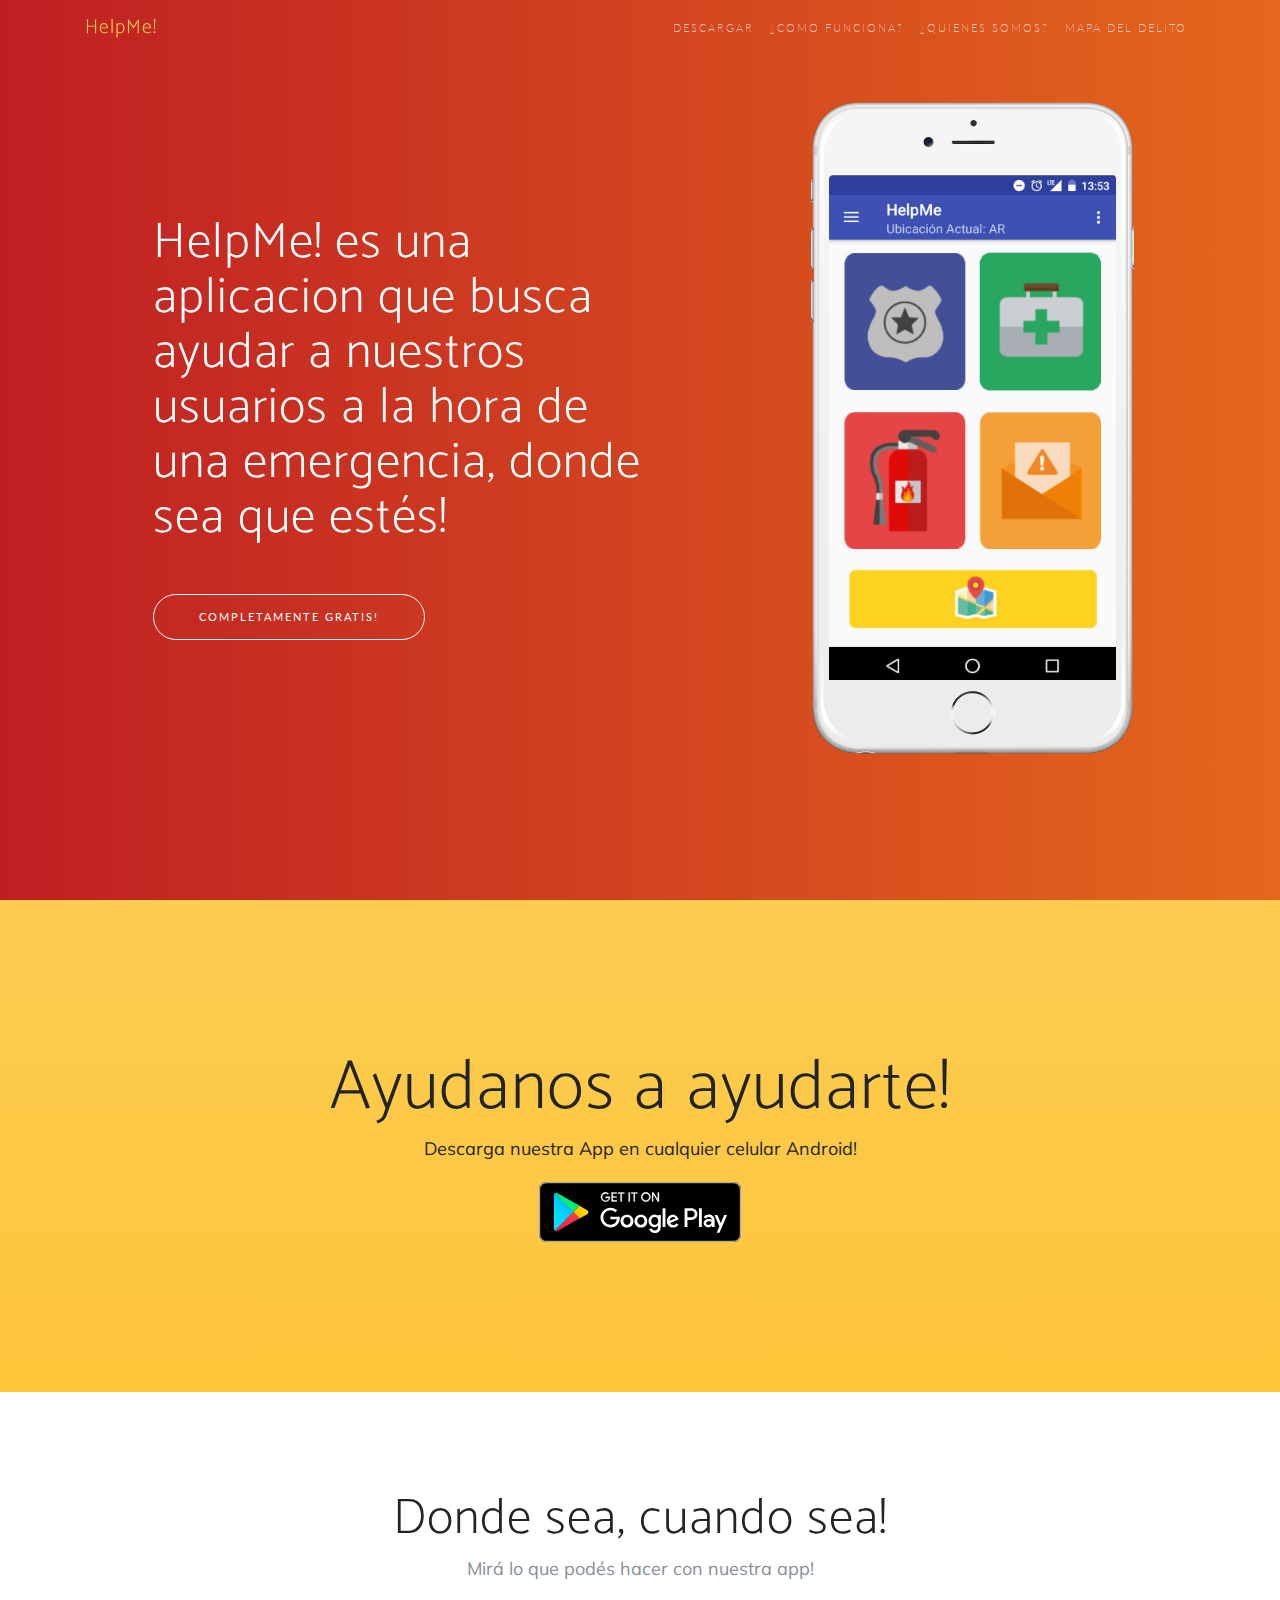
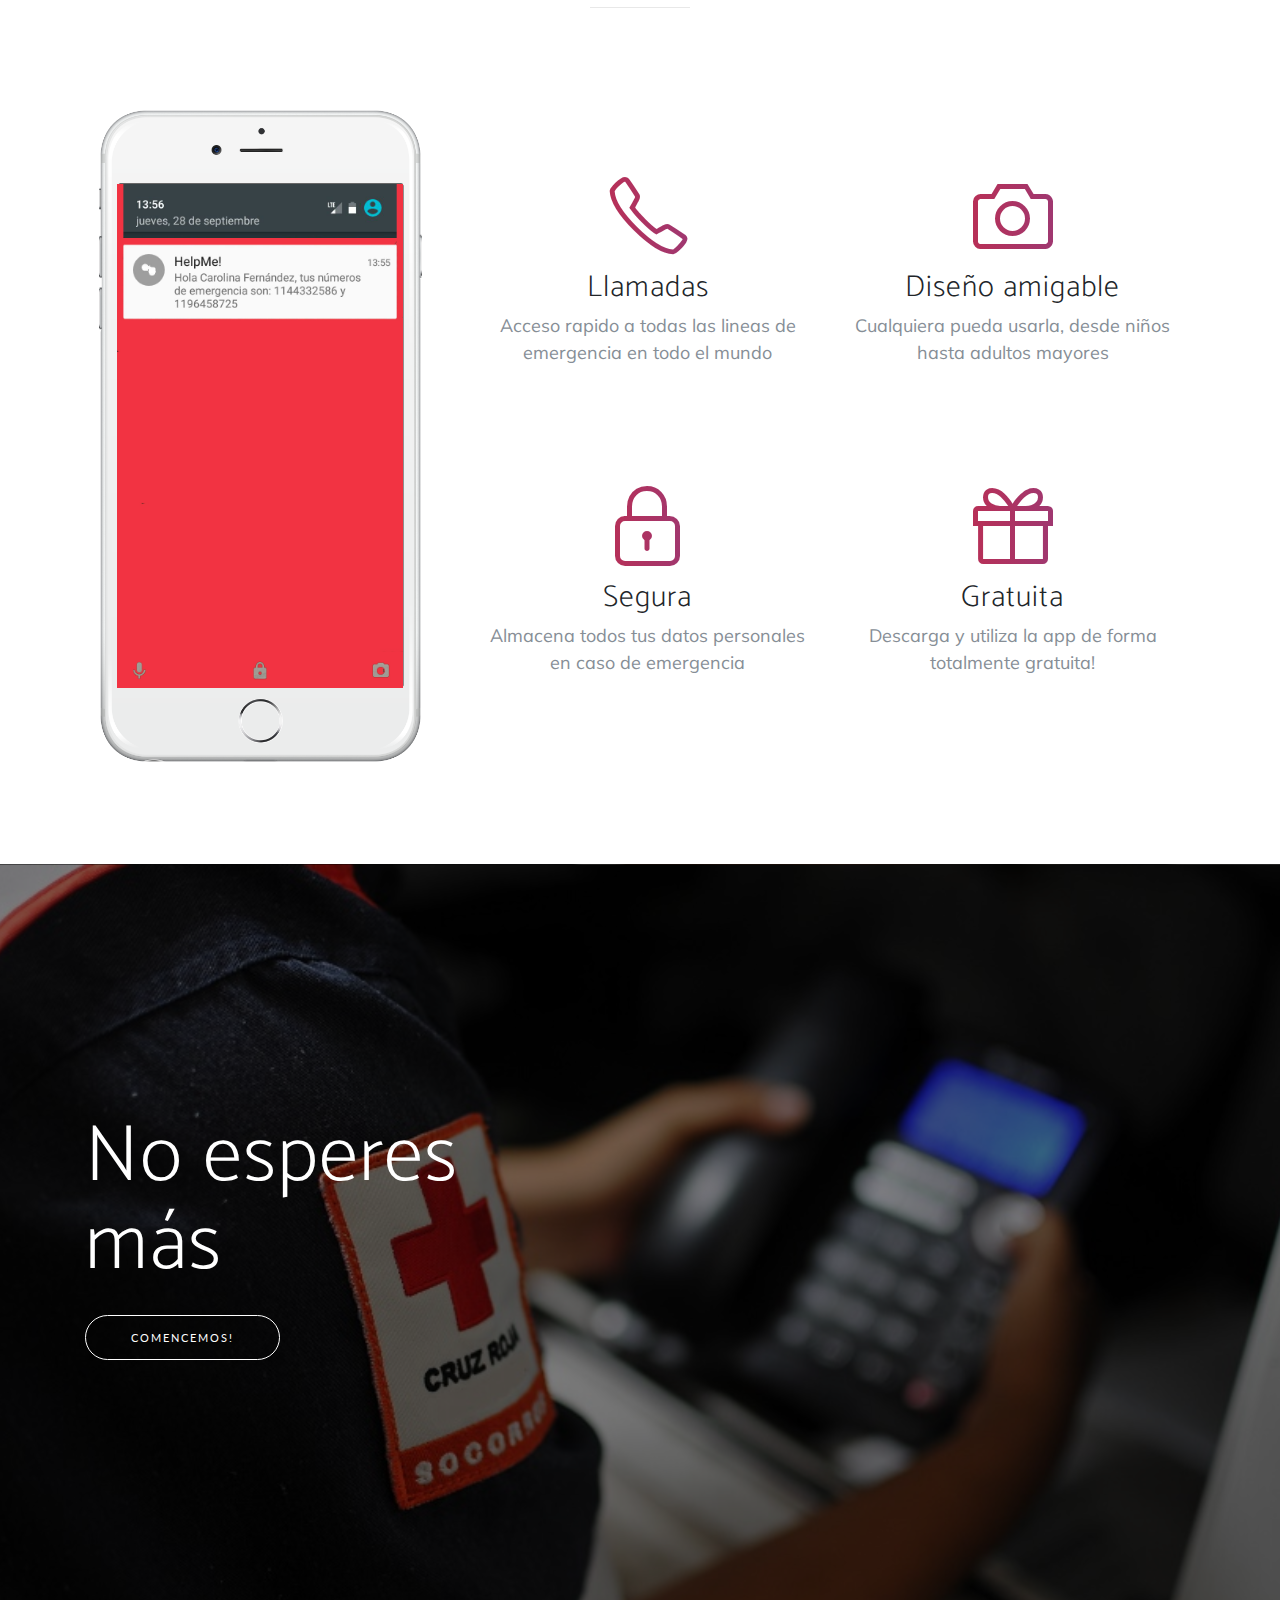
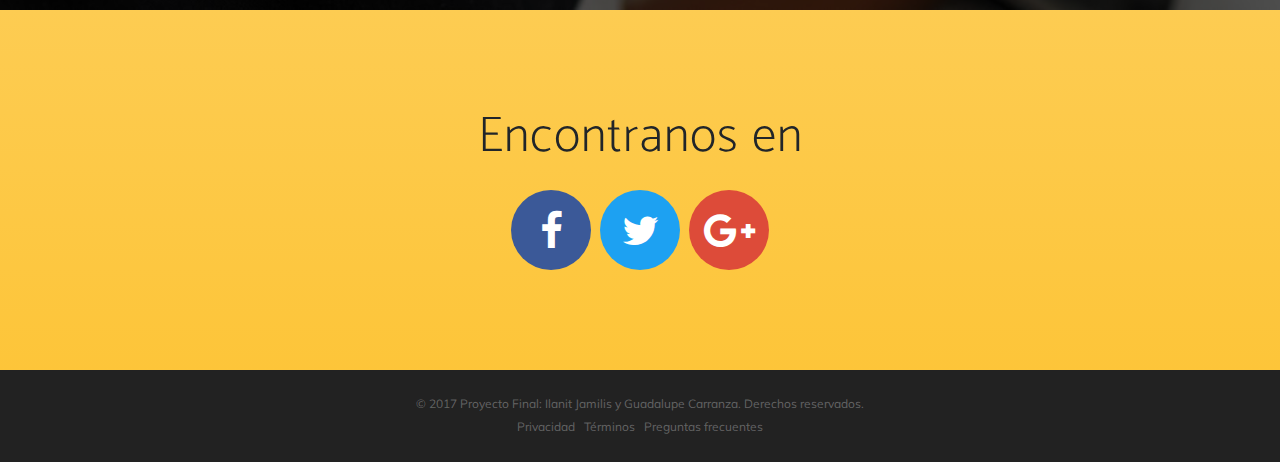
<file: helpme/index.html>
<!DOCTYPE html>
<html lang="en">

  <head>

    <meta charset="utf-8">
    <meta name="viewport" content="width=device-width, initial-scale=1, shrink-to-fit=no">
    <meta name="description" content="">
    <meta name="author" content="">

    <title>HelpMe!</title>
	<link rel="shortcut icon" href="img/logo.png"/>

    <!-- Bootstrap core CSS -->
    <link href="vendor/bootstrap/css/bootstrap.min.css" rel="stylesheet">

    <!-- Custom fonts for this template -->
    <link rel="stylesheet" href="vendor/font-awesome/css/font-awesome.min.css">
    <link rel="stylesheet" href="vendor/simple-line-icons/css/simple-line-icons.css">
    <link href="https://fonts.googleapis.com/css?family=Lato" rel="stylesheet">
    <link href="https://fonts.googleapis.com/css?family=Catamaran:100,200,300,400,500,600,700,800,900" rel="stylesheet">
    <link href="https://fonts.googleapis.com/css?family=Muli" rel="stylesheet">

    <!-- Plugin CSS -->
    <link rel="stylesheet" href="device-mockups/device-mockups.min.css">

    <!-- Custom styles for this template -->
    <link href="css/new-age.min.css" rel="stylesheet">

  </head>

  <body id="page-top">
  
  <script>
	
	/*$(document).ready(function() { 

     var dlg = $('#divMapa').dialog({
        title: 'Mapa del Delito',
        resizable: true,
        autoOpen:false,
        modal: true,
        hide: 'fade',
        width:350,
        height:275
     });


     $('#mapa').click(function(e) {
         e.preventDefault();
         dlg.load('mapaDelDelito.php', function(){
             dlg.dialog('open');
         });
      }); 
	  
	});*/
	
	</script>

    <!-- Navigation -->
    <nav class="navbar navbar-expand-lg navbar-light fixed-top" id="mainNav">
      <div class="container">
        <a class="navbar-brand js-scroll-trigger" href="#inicio">HelpMe!</a>
        <button class="navbar-toggler navbar-toggler-right" type="button" data-toggle="collapse" data-target="#navbarResponsive" aria-controls="navbarResponsive" aria-expanded="false" aria-label="Toggle navigation">
          Menu
          <i class="fa fa-bars"></i>
        </button>
        <div class="collapse navbar-collapse" id="navbarResponsive">
          <ul class="navbar-nav ml-auto">
            <li class="nav-item">
              <a class="nav-link js-scroll-trigger" href="#download">Descargar</a>
            </li>
            <li class="nav-item">
              <a class="nav-link js-scroll-trigger" href="#features">¿Como Funciona?</a>
            </li>
            <li class="nav-item">
              <a class="nav-link js-scroll-trigger" href="#contact">¿Quienes Somos?</a>
            </li>
			<li class="nav-item">
              <a class="nav-link js-scroll-trigger" target="_blank" href="mapaDelDelito.php" id="mapa">Mapa del Delito</a>
            </li>
          </ul>
        </div>
      </div>
    </nav>
	
	<div id="divMapa"></div>

    <header class="masthead">
	<section id="inicio">
      <div class="container h-100">
        <div class="row h-100">
          <div class="col-lg-7 my-auto">
            <div class="header-content mx-auto">
              <h1 class="mb-5">HelpMe! es una aplicacion que busca ayudar a nuestros usuarios a la hora de una emergencia, donde sea que estés! </h1>
              <a href="#download" class="btn btn-outline btn-xl js-scroll-trigger">Completamente GRATIS!</a>
            </div>
          </div>
          <div class="col-lg-5 my-auto">
            <div class="device-container">
              <div class="device-mockup iphone6_plus portrait white">
                <div class="device">
                  <div class="screen">
                    <!-- Demo image for screen mockup, you can put an image here, some HTML, an animation, video, or anything else! -->
                    <img src="img/principal.jpeg" class="img-fluid" alt="">
                  </div>
                  <!--<div class="button">-->
                    <!-- You can hook the "home button" to some JavaScript events or just remove it -->
                  <!--</div>-->
                </div>
              </div>
            </div>
          </div>
        </div>
      </div>
	  </section>
    </header>

    <section class="download bg-primary text-center" id="download">
      <div class="container">
        <div class="row">
          <div class="col-md-8 mx-auto">
            <h2 class="section-heading">Ayudanos a ayudarte!</h2>
            <p>Descarga nuestra App en cualquier celular Android!</p>
            <div class="badges">
              <a class="badge-link" <!--href="#"--><img src="img/google-play-badge.svg" alt=""></a>
            </div>
          </div>
        </div>
      </div>
    </section>

    <section class="features" id="features">
      <div class="container">
        <div class="section-heading text-center">
          <h2>Donde sea, cuando sea!</h2>
          <p class="text-muted">Mirá lo que podés hacer con nuestra app!</p>
          <hr>
        </div>
        <div class="row">
          <div class="col-lg-4 my-auto">
            <div class="device-container">
              <div class="device-mockup iphone6_plus portrait white">
                <div class="device">
                  <div class="screen">
                    <!-- Demo image for screen mockup, you can put an image here, some HTML, an animation, video, or anything else! -->
                    <img src="img/notificacion.jpeg" class="img-fluid" alt="">
                  </div>
                  <!--<div class="button">-->
                    <!-- You can hook the "home button" to some JavaScript events or just remove it -->
                  <!--</div>-->
                </div>
              </div>
            </div>
          </div>
          <div class="col-lg-8 my-auto">
            <div class="container-fluid">
              <div class="row">
                <div class="col-lg-6">
                  <div class="feature-item">
                    <i class="icon-phone text-primary"></i>
                    <h3>Llamadas</h3>
                    <p class="text-muted">Acceso rapido a todas las lineas de emergencia en todo el mundo</p>
                  </div>
                </div>
                <div class="col-lg-6">
                  <div class="feature-item">
                    <i class="icon-camera text-primary"></i>
                    <h3>Diseño amigable</h3>
                    <p class="text-muted">Cualquiera pueda usarla, desde niños hasta adultos mayores</p>
                  </div>
                </div>
              </div>
              <div class="row">
                <div class="col-lg-6">
                  <div class="feature-item">
                    <i class="icon-lock text-primary"></i>
                    <h3>Segura</h3>
                    <p class="text-muted">Almacena todos tus datos personales en caso de emergencia</p>
                  </div>
                </div>
				<div class="col-lg-6">
                  <div class="feature-item">
                    <i class="icon-present text-primary"></i>
                    <h3>Gratuita</h3>
                    <p class="text-muted">Descarga y utiliza la app de forma totalmente gratuita!</p>
                  </div>
                </div>
              </div>
            </div>
          </div>
        </div>
      </div>
    </section>

    <section class="cta">
      <div class="cta-content">
        <div class="container">
          <h2>No esperes más<br></h2>
          <a href="#contact" class="btn btn-outline btn-xl js-scroll-trigger">Comencemos!</a>
        </div>
      </div>
      <div class="overlay"></div>
    </section>

    <section class="contact bg-primary" id="contact">
      <div class="container">
        <h2>Encontranos en </h2>
        <ul class="list-inline list-social">
          <li class="list-inline-item social-facebook">
            <a target="_blank" href="https://www.facebook.com/HelpMeEmergency/">
              <i class="fa fa-facebook"></i>
            </a>
          </li>
		  <li class="list-inline-item social-twitter">
            <a href="#">
              <i class="fa fa-twitter"></i>
            </a>
          </li>
          <li class="list-inline-item social-google-plus">
            <a href="#">
              <i class="fa fa-google-plus"></i>
            </a>
          </li>
        </ul>
      </div>
    </section>

    <footer>
      <div class="container">
        <p>&copy; 2017 Proyecto Final: Ilanit Jamilis y Guadalupe Carranza. Derechos reservados.</p>
        <ul class="list-inline">
          <li class="list-inline-item">
            <a <!--href="#"-->Privacidad</a>
          </li>
          <li class="list-inline-item">
            <a <!--href="#"-->Términos</a>
          </li>
          <li class="list-inline-item">
            <a <!--href="#"-->Preguntas frecuentes</a>
          </li>
        </ul>
      </div>
    </footer>

    <!-- Bootstrap core JavaScript -->
    <script src="vendor/jquery/jquery.min.js"></script>
    <script src="vendor/popper/popper.min.js"></script>
    <script src="vendor/bootstrap/js/bootstrap.min.js"></script>

    <!-- Plugin JavaScript -->
    <script src="vendor/jquery-easing/jquery.easing.min.js"></script>

    <!-- Custom scripts for this template -->
    <script src="js/new-age.min.js"></script>

  </body>

</html>
</file>
<file: helpme/vendor/simple-line-icons/css/simple-line-icons.css>
@font-face {
  font-family: 'simple-line-icons';
  src: url('../fonts/Simple-Line-Icons.eot?v=2.4.0');
  src: url('../fonts/Simple-Line-Icons.eot?v=2.4.0#iefix') format('embedded-opentype'), url('../fonts/Simple-Line-Icons.woff2?v=2.4.0') format('woff2'), url('../fonts/Simple-Line-Icons.ttf?v=2.4.0') format('truetype'), url('../fonts/Simple-Line-Icons.woff?v=2.4.0') format('woff'), url('../fonts/Simple-Line-Icons.svg?v=2.4.0#simple-line-icons') format('svg');
  font-weight: normal;
  font-style: normal;
}
/*
 Use the following CSS code if you want to have a class per icon.
 Instead of a list of all class selectors, you can use the generic [class*="icon-"] selector, but it's slower:
*/
.icon-user,
.icon-people,
.icon-user-female,
.icon-user-follow,
.icon-user-following,
.icon-user-unfollow,
.icon-login,
.icon-logout,
.icon-emotsmile,
.icon-phone,
.icon-call-end,
.icon-call-in,
.icon-call-out,
.icon-map,
.icon-location-pin,
.icon-direction,
.icon-directions,
.icon-compass,
.icon-layers,
.icon-menu,
.icon-list,
.icon-options-vertical,
.icon-options,
.icon-arrow-down,
.icon-arrow-left,
.icon-arrow-right,
.icon-arrow-up,
.icon-arrow-up-circle,
.icon-arrow-left-circle,
.icon-arrow-right-circle,
.icon-arrow-down-circle,
.icon-check,
.icon-clock,
.icon-plus,
.icon-minus,
.icon-close,
.icon-event,
.icon-exclamation,
.icon-organization,
.icon-trophy,
.icon-screen-smartphone,
.icon-screen-desktop,
.icon-plane,
.icon-notebook,
.icon-mustache,
.icon-mouse,
.icon-magnet,
.icon-energy,
.icon-disc,
.icon-cursor,
.icon-cursor-move,
.icon-crop,
.icon-chemistry,
.icon-speedometer,
.icon-shield,
.icon-screen-tablet,
.icon-magic-wand,
.icon-hourglass,
.icon-graduation,
.icon-ghost,
.icon-game-controller,
.icon-fire,
.icon-eyeglass,
.icon-envelope-open,
.icon-envelope-letter,
.icon-bell,
.icon-badge,
.icon-anchor,
.icon-wallet,
.icon-vector,
.icon-speech,
.icon-puzzle,
.icon-printer,
.icon-present,
.icon-playlist,
.icon-pin,
.icon-picture,
.icon-handbag,
.icon-globe-alt,
.icon-globe,
.icon-folder-alt,
.icon-folder,
.icon-film,
.icon-feed,
.icon-drop,
.icon-drawer,
.icon-docs,
.icon-doc,
.icon-diamond,
.icon-cup,
.icon-calculator,
.icon-bubbles,
.icon-briefcase,
.icon-book-open,
.icon-basket-loaded,
.icon-basket,
.icon-bag,
.icon-action-undo,
.icon-action-redo,
.icon-wrench,
.icon-umbrella,
.icon-trash,
.icon-tag,
.icon-support,
.icon-frame,
.icon-size-fullscreen,
.icon-size-actual,
.icon-shuffle,
.icon-share-alt,
.icon-share,
.icon-rocket,
.icon-question,
.icon-pie-chart,
.icon-pencil,
.icon-note,
.icon-loop,
.icon-home,
.icon-grid,
.icon-graph,
.icon-microphone,
.icon-music-tone-alt,
.icon-music-tone,
.icon-earphones-alt,
.icon-earphones,
.icon-equalizer,
.icon-like,
.icon-dislike,
.icon-control-start,
.icon-control-rewind,
.icon-control-play,
.icon-control-pause,
.icon-control-forward,
.icon-control-end,
.icon-volume-1,
.icon-volume-2,
.icon-volume-off,
.icon-calendar,
.icon-bulb,
.icon-chart,
.icon-ban,
.icon-bubble,
.icon-camrecorder,
.icon-camera,
.icon-cloud-download,
.icon-cloud-upload,
.icon-envelope,
.icon-eye,
.icon-flag,
.icon-heart,
.icon-info,
.icon-key,
.icon-link,
.icon-lock,
.icon-lock-open,
.icon-magnifier,
.icon-magnifier-add,
.icon-magnifier-remove,
.icon-paper-clip,
.icon-paper-plane,
.icon-power,
.icon-refresh,
.icon-reload,
.icon-settings,
.icon-star,
.icon-symbol-female,
.icon-symbol-male,
.icon-target,
.icon-credit-card,
.icon-paypal,
.icon-social-tumblr,
.icon-social-twitter,
.icon-social-facebook,
.icon-social-instagram,
.icon-social-linkedin,
.icon-social-pinterest,
.icon-social-github,
.icon-social-google,
.icon-social-reddit,
.icon-social-skype,
.icon-social-dribbble,
.icon-social-behance,
.icon-social-foursqare,
.icon-social-soundcloud,
.icon-social-spotify,
.icon-social-stumbleupon,
.icon-social-youtube,
.icon-social-dropbox,
.icon-social-vkontakte,
.icon-social-steam {
  font-family: 'simple-line-icons';
  speak: none;
  font-style: normal;
  font-weight: normal;
  font-variant: normal;
  text-transform: none;
  line-height: 1;
  /* Better Font Rendering =========== */
  -webkit-font-smoothing: antialiased;
  -moz-osx-font-smoothing: grayscale;
}
.icon-user:before {
  content: "\e005";
}
.icon-people:before {
  content: "\e001";
}
.icon-user-female:before {
  content: "\e000";
}
.icon-user-follow:before {
  content: "\e002";
}
.icon-user-following:before {
  content: "\e003";
}
.icon-user-unfollow:before {
  content: "\e004";
}
.icon-login:before {
  content: "\e066";
}
.icon-logout:before {
  content: "\e065";
}
.icon-emotsmile:before {
  content: "\e021";
}
.icon-phone:before {
  content: "\e600";
}
.icon-call-end:before {
  content: "\e048";
}
.icon-call-in:before {
  content: "\e047";
}
.icon-call-out:before {
  content: "\e046";
}
.icon-map:before {
  content: "\e033";
}
.icon-location-pin:before {
  content: "\e096";
}
.icon-direction:before {
  content: "\e042";
}
.icon-directions:before {
  content: "\e041";
}
.icon-compass:before {
  content: "\e045";
}
.icon-layers:before {
  content: "\e034";
}
.icon-menu:before {
  content: "\e601";
}
.icon-list:before {
  content: "\e067";
}
.icon-options-vertical:before {
  content: "\e602";
}
.icon-options:before {
  content: "\e603";
}
.icon-arrow-down:before {
  content: "\e604";
}
.icon-arrow-left:before {
  content: "\e605";
}
.icon-arrow-right:before {
  content: "\e606";
}
.icon-arrow-up:before {
  content: "\e607";
}
.icon-arrow-up-circle:before {
  content: "\e078";
}
.icon-arrow-left-circle:before {
  content: "\e07a";
}
.icon-arrow-right-circle:before {
  content: "\e079";
}
.icon-arrow-down-circle:before {
  content: "\e07b";
}
.icon-check:before {
  content: "\e080";
}
.icon-clock:before {
  content: "\e081";
}
.icon-plus:before {
  content: "\e095";
}
.icon-minus:before {
  content: "\e615";
}
.icon-close:before {
  content: "\e082";
}
.icon-event:before {
  content: "\e619";
}
.icon-exclamation:before {
  content: "\e617";
}
.icon-organization:before {
  content: "\e616";
}
.icon-trophy:before {
  content: "\e006";
}
.icon-screen-smartphone:before {
  content: "\e010";
}
.icon-screen-desktop:before {
  content: "\e011";
}
.icon-plane:before {
  content: "\e012";
}
.icon-notebook:before {
  content: "\e013";
}
.icon-mustache:before {
  content: "\e014";
}
.icon-mouse:before {
  content: "\e015";
}
.icon-magnet:before {
  content: "\e016";
}
.icon-energy:before {
  content: "\e020";
}
.icon-disc:before {
  content: "\e022";
}
.icon-cursor:before {
  content: "\e06e";
}
.icon-cursor-move:before {
  content: "\e023";
}
.icon-crop:before {
  content: "\e024";
}
.icon-chemistry:before {
  content: "\e026";
}
.icon-speedometer:before {
  content: "\e007";
}
.icon-shield:before {
  content: "\e00e";
}
.icon-screen-tablet:before {
  content: "\e00f";
}
.icon-magic-wand:before {
  content: "\e017";
}
.icon-hourglass:before {
  content: "\e018";
}
.icon-graduation:before {
  content: "\e019";
}
.icon-ghost:before {
  content: "\e01a";
}
.icon-game-controller:before {
  content: "\e01b";
}
.icon-fire:before {
  content: "\e01c";
}
.icon-eyeglass:before {
  content: "\e01d";
}
.icon-envelope-open:before {
  content: "\e01e";
}
.icon-envelope-letter:before {
  content: "\e01f";
}
.icon-bell:before {
  content: "\e027";
}
.icon-badge:before {
  content: "\e028";
}
.icon-anchor:before {
  content: "\e029";
}
.icon-wallet:before {
  content: "\e02a";
}
.icon-vector:before {
  content: "\e02b";
}
.icon-speech:before {
  content: "\e02c";
}
.icon-puzzle:before {
  content: "\e02d";
}
.icon-printer:before {
  content: "\e02e";
}
.icon-present:before {
  content: "\e02f";
}
.icon-playlist:before {
  content: "\e030";
}
.icon-pin:before {
  content: "\e031";
}
.icon-picture:before {
  content: "\e032";
}
.icon-handbag:before {
  content: "\e035";
}
.icon-globe-alt:before {
  content: "\e036";
}
.icon-globe:before {
  content: "\e037";
}
.icon-folder-alt:before {
  content: "\e039";
}
.icon-folder:before {
  content: "\e089";
}
.icon-film:before {
  content: "\e03a";
}
.icon-feed:before {
  content: "\e03b";
}
.icon-drop:before {
  content: "\e03e";
}
.icon-drawer:before {
  content: "\e03f";
}
.icon-docs:before {
  content: "\e040";
}
.icon-doc:before {
  content: "\e085";
}
.icon-diamond:before {
  content: "\e043";
}
.icon-cup:before {
  content: "\e044";
}
.icon-calculator:before {
  content: "\e049";
}
.icon-bubbles:before {
  content: "\e04a";
}
.icon-briefcase:before {
  content: "\e04b";
}
.icon-book-open:before {
  content: "\e04c";
}
.icon-basket-loaded:before {
  content: "\e04d";
}
.icon-basket:before {
  content: "\e04e";
}
.icon-bag:before {
  content: "\e04f";
}
.icon-action-undo:before {
  content: "\e050";
}
.icon-action-redo:before {
  content: "\e051";
}
.icon-wrench:before {
  content: "\e052";
}
.icon-umbrella:before {
  content: "\e053";
}
.icon-trash:before {
  content: "\e054";
}
.icon-tag:before {
  content: "\e055";
}
.icon-support:before {
  content: "\e056";
}
.icon-frame:before {
  content: "\e038";
}
.icon-size-fullscreen:before {
  content: "\e057";
}
.icon-size-actual:before {
  content: "\e058";
}
.icon-shuffle:before {
  content: "\e059";
}
.icon-share-alt:before {
  content: "\e05a";
}
.icon-share:before {
  content: "\e05b";
}
.icon-rocket:before {
  content: "\e05c";
}
.icon-question:before {
  content: "\e05d";
}
.icon-pie-chart:before {
  content: "\e05e";
}
.icon-pencil:before {
  content: "\e05f";
}
.icon-note:before {
  content: "\e060";
}
.icon-loop:before {
  content: "\e064";
}
.icon-home:before {
  content: "\e069";
}
.icon-grid:before {
  content: "\e06a";
}
.icon-graph:before {
  content: "\e06b";
}
.icon-microphone:before {
  content: "\e063";
}
.icon-music-tone-alt:before {
  content: "\e061";
}
.icon-music-tone:before {
  content: "\e062";
}
.icon-earphones-alt:before {
  content: "\e03c";
}
.icon-earphones:before {
  content: "\e03d";
}
.icon-equalizer:before {
  content: "\e06c";
}
.icon-like:before {
  content: "\e068";
}
.icon-dislike:before {
  content: "\e06d";
}
.icon-control-start:before {
  content: "\e06f";
}
.icon-control-rewind:before {
  content: "\e070";
}
.icon-control-play:before {
  content: "\e071";
}
.icon-control-pause:before {
  content: "\e072";
}
.icon-control-forward:before {
  content: "\e073";
}
.icon-control-end:before {
  content: "\e074";
}
.icon-volume-1:before {
  content: "\e09f";
}
.icon-volume-2:before {
  content: "\e0a0";
}
.icon-volume-off:before {
  content: "\e0a1";
}
.icon-calendar:before {
  content: "\e075";
}
.icon-bulb:before {
  content: "\e076";
}
.icon-chart:before {
  content: "\e077";
}
.icon-ban:before {
  content: "\e07c";
}
.icon-bubble:before {
  content: "\e07d";
}
.icon-camrecorder:before {
  content: "\e07e";
}
.icon-camera:before {
  content: "\e07f";
}
.icon-cloud-download:before {
  content: "\e083";
}
.icon-cloud-upload:before {
  content: "\e084";
}
.icon-envelope:before {
  content: "\e086";
}
.icon-eye:before {
  content: "\e087";
}
.icon-flag:before {
  content: "\e088";
}
.icon-heart:before {
  content: "\e08a";
}
.icon-info:before {
  content: "\e08b";
}
.icon-key:before {
  content: "\e08c";
}
.icon-link:before {
  content: "\e08d";
}
.icon-lock:before {
  content: "\e08e";
}
.icon-lock-open:before {
  content: "\e08f";
}
.icon-magnifier:before {
  content: "\e090";
}
.icon-magnifier-add:before {
  content: "\e091";
}
.icon-magnifier-remove:before {
  content: "\e092";
}
.icon-paper-clip:before {
  content: "\e093";
}
.icon-paper-plane:before {
  content: "\e094";
}
.icon-power:before {
  content: "\e097";
}
.icon-refresh:before {
  content: "\e098";
}
.icon-reload:before {
  content: "\e099";
}
.icon-settings:before {
  content: "\e09a";
}
.icon-star:before {
  content: "\e09b";
}
.icon-symbol-female:before {
  content: "\e09c";
}
.icon-symbol-male:before {
  content: "\e09d";
}
.icon-target:before {
  content: "\e09e";
}
.icon-credit-card:before {
  content: "\e025";
}
.icon-paypal:before {
  content: "\e608";
}
.icon-social-tumblr:before {
  content: "\e00a";
}
.icon-social-twitter:before {
  content: "\e009";
}
.icon-social-facebook:before {
  content: "\e00b";
}
.icon-social-instagram:before {
  content: "\e609";
}
.icon-social-linkedin:before {
  content: "\e60a";
}
.icon-social-pinterest:before {
  content: "\e60b";
}
.icon-social-github:before {
  content: "\e60c";
}
.icon-social-google:before {
  content: "\e60d";
}
.icon-social-reddit:before {
  content: "\e60e";
}
.icon-social-skype:before {
  content: "\e60f";
}
.icon-social-dribbble:before {
  content: "\e00d";
}
.icon-social-behance:before {
  content: "\e610";
}
.icon-social-foursqare:before {
  content: "\e611";
}
.icon-social-soundcloud:before {
  content: "\e612";
}
.icon-social-spotify:before {
  content: "\e613";
}
.icon-social-stumbleupon:before {
  content: "\e614";
}
.icon-social-youtube:before {
  content: "\e008";
}
.icon-social-dropbox:before {
  content: "\e00c";
}
.icon-social-vkontakte:before {
  content: "\e618";
}
.icon-social-steam:before {
  content: "\e620";
}
</file>
<file: helpme/device-mockups/device-mockups.min.css>
.device-mockup{position:relative;width:100%;padding-bottom:61.775701%}.device-mockup>.device{position:absolute;top:0;bottom:0;left:0;right:0;width:100%;height:100%;background-size:100% 100%;background-repeat:no-repeat;background-image:url(macbook/macbook.png)}.device-mockup>.device>.screen{position:absolute;top:11.0438729%;bottom:14.6747352%;left:13.364486%;right:13.364486%;overflow:hidden}.device-mockup>.device>.button{position:absolute;top:0;left:0;display:none;overflow:hidden;border-radius:100%;-webkit-border-radius:100%;-moz-border-radius:100%;cursor:pointer}.device-mockup.imac{padding-bottom:81.230769%}.device-mockup.imac>.device{background-image:url(imac/imac.png)}.device-mockup.imac>.device>.screen{top:8.20707071%;bottom:31.6919192%;left:6.61538462%;right:6.61538462%}.device-mockup.macbook{padding-bottom:61.775701%}.device-mockup.macbook>.device{background-image:url(macbook/macbook.png)}.device-mockup.macbook>.device>.screen{top:11.0438729%;bottom:14.6747352%;left:13.364486%;right:13.364486%}.device-mockup.macbook_2015{padding-bottom:57.5%}.device-mockup.macbook_2015.grey>.device,.device-mockup.macbook_2015>.device{background-image:url(macbook_2015/grey.png)}.device-mockup.macbook_2015.silver>.device,.device-mockup.macbook_2015>.device{background-image:url(macbook_2015/silver.png)}.device-mockup.macbook_2015.gold>.device,.device-mockup.macbook_2015>.device{background-image:url(macbook_2015/gold.png)}.device-mockup.macbook_2015>.device>.screen{top:7.5%;bottom:10.9%;left:12.46%;right:12.56%}.device-mockup.iphone5,.device-mockup.iphone5.portrait{padding-bottom:210.57%}.device-mockup.iphone5.landscape{padding-bottom:47.49%}.device-mockup.iphone5.black>.device,.device-mockup.iphone5.portrait.black>.device,.device-mockup.iphone5>.device{background-image:url(iphone5/iphone5_port_black.png)}.device-mockup.iphone5.landscape.black>.device,.device-mockup.iphone5.landscape>.device{background-image:url(iphone5/iphone5_land_black.png)}.device-mockup.iphone5.portrait.white>.device,.device-mockup.iphone5.white>.device{background-image:url(iphone5/iphone5_port_white.png)}.device-mockup.iphone5.landscape.white>.device{background-image:url(iphone5/iphone5_land_white.png)}.device-mockup.iphone5.portrait>.device>.screen,.device-mockup.iphone5>.device>.screen{top:14.78%;bottom:13.78%;left:8.77%;right:7.77%}.device-mockup.iphone5.landscape>.device>.screen{top:7.422488%;bottom:8.422488%;left:14.919127%;right:14.019127%}.device-mockup.iphone5.portrait>.device>.button,.device-mockup.iphone5>.device>.button{display:block;top:88.3%;bottom:2.5%;left:40%;right:40%}.device-mockup.iphone5.landscape>.device>.button{display:block;top:40%;bottom:41%;left:88.4%;right:2.3%}.device-mockup.iphone_se,.device-mockup.iphone_se.portrait{padding-bottom:209.83%}.device-mockup.iphone_se.landscape{padding-bottom:47.66%}.device-mockup.iphone_se.black>.device,.device-mockup.iphone_se.portrait.black>.device,.device-mockup.iphone_se>.device{background-image:url(iphone_se/iphone_se_port_black.png)}.device-mockup.iphone_se.landscape.black>.device,.device-mockup.iphone_se.landscape>.device{background-image:url(iphone_se/iphone_se_land_black.png)}.device-mockup.iphone_se.portrait.white>.device,.device-mockup.iphone_se.white>.device{background-image:url(iphone_se/iphone_se_port_white.png)}.device-mockup.iphone_se.landscape.white>.device{background-image:url(iphone_se/iphone_se_land_white.png)}.device-mockup.iphone_se.gold>.device,.device-mockup.iphone_se.portrait.gold>.device{background-image:url(iphone_se/iphone_se_port_gold.png)}.device-mockup.iphone_se.landscape.gold>.device{background-image:url(iphone_se/iphone_se_land_gold.png)}.device-mockup.iphone_se.portrait.rose>.device,.device-mockup.iphone_se.rose>.device{background-image:url(iphone_se/iphone_se_port_rose.png)}.device-mockup.iphone_se.landscape.rose>.device{background-image:url(iphone_se/iphone_se_land_rose.png)}.device-mockup.iphone_se.portrait>.device>.screen,.device-mockup.iphone_se>.device>.screen{top:16.28%;bottom:16.28%;left:11.77%;right:11.77%}.device-mockup.iphone_se.landscape>.device>.screen{top:11.722488%;bottom:11.722488%;left:16.0191273%;right:16.0191273%}.device-mockup.iphone_se.portrait>.device>.button,.device-mockup.iphone_se>.device>.button{display:block;top:86.3%;bottom:5.5%;left:42%;right:42%}.device-mockup.iphone_se.landscape>.device>.button{display:block;top:42%;bottom:42%;left:86.4%;right:5.1%}.device-mockup.iphone6,.device-mockup.iphone6.portrait{padding-bottom:207.19%}.device-mockup.iphone6.landscape{padding-bottom:48.76%}.device-mockup.iphone6.black>.device,.device-mockup.iphone6.portrait.black>.device,.device-mockup.iphone6>.device{background-image:url(iphone_6/iphone_6_port_black.png)}.device-mockup.iphone6.landscape.black>.device,.device-mockup.iphone6.landscape>.device{background-image:url(iphone_6/iphone_6_land_black.png)}.device-mockup.iphone6.portrait.white>.device,.device-mockup.iphone6.white>.device{background-image:url(iphone_6/iphone_6_port_white.png)}.device-mockup.iphone6.landscape.white>.device{background-image:url(iphone_6/iphone_6_land_white.png)}.device-mockup.iphone6.gold>.device,.device-mockup.iphone6.portrait.gold>.device{background-image:url(iphone_6/iphone_6_port_gold.png)}.device-mockup.iphone6.landscape.gold>.device{background-image:url(iphone_6/iphone_6_land_gold.png)}.device-mockup.iphone6.portrait>.device>.screen,.device-mockup.iphone6>.device>.screen{top:12.58%;bottom:12.88%;left:6.77%;right:6.77%}.device-mockup.iphone6.landscape>.device>.screen{top:6.77%;bottom:6.77%;left:12.58%;right:12.88%}.device-mockup.iphone6.portrait>.device>.button,.device-mockup.iphone6>.device>.button{display:block;top:88.6%;bottom:3.2%;left:42%;right:42%}.device-mockup.iphone6.landscape>.device>.button{display:block;top:42%;bottom:42%;left:88.6%;right:3.2%}.device-mockup.iphone6_plus,.device-mockup.iphone6_plus.portrait{padding-bottom:201.76%}.device-mockup.iphone6_plus.landscape{padding-bottom:49.56%}.device-mockup.iphone6_plus.black>.device,.device-mockup.iphone6_plus.portrait.black>.device,.device-mockup.iphone6_plus>.device{background-image:url(iphone_6_plus/iphone_6_plus_black_port.png)}.device-mockup.iphone6_plus.landscape.black>.device,.device-mockup.iphone6_plus.landscape>.device{background-image:url(iphone_6_plus/iphone_6_plus_black_land.png)}.device-mockup.iphone6_plus.portrait.white>.device,.device-mockup.iphone6_plus.white>.device{background-image:url(iphone_6_plus/iphone_6_plus_white_port.png)}.device-mockup.iphone6_plus.landscape.white>.device{background-image:url(iphone_6_plus/iphone_6_plus_white_land.png)}.device-mockup.iphone6_plus.gold>.device,.device-mockup.iphone6_plus.portrait.gold>.device{background-image:url(iphone_6_plus/iphone_6_plus_gold_port.png)}.device-mockup.iphone6_plus.landscape.gold>.device{background-image:url(iphone_6_plus/iphone_6_plus_gold_land.png)}.device-mockup.iphone6_plus.portrait>.device>.screen,.device-mockup.iphone6_plus>.device>.screen{top:11.58%;bottom:11.58%;left:5.97%;right:5.97%}.device-mockup.iphone6_plus.landscape>.device>.screen{top:5.97%;bottom:5.97%;left:11.38%;right:11.58%}.device-mockup.iphone6_plus.portrait>.device>.button,.device-mockup.iphone6_plus>.device>.button{display:block;top:89.9%;bottom:3.2%;left:43%;right:43%}.device-mockup.iphone6_plus.landscape>.device>.button{display:block;top:43%;bottom:43%;left:89.9%;right:3.2%}.device-mockup.ipad,.device-mockup.ipad.portrait{padding-bottom:128.406276%}.device-mockup.ipad.landscape{padding-bottom:79.9086758%}.device-mockup.ipad.black>.device,.device-mockup.ipad.portrait.black>.device,.device-mockup.ipad>.device{background-image:url(ipad/ipad_port_black.png)}.device-mockup.ipad.portrait.white>.device,.device-mockup.ipad.white>.device{background-image:url(ipad/ipad_port_white.png)}.device-mockup.ipad.landscape.black>.device,.device-mockup.ipad.landscape>.device{background-image:url(ipad/ipad_land_black.png)}.device-mockup.ipad.landscape.white>.device{background-image:url(ipad/ipad_land_white.png)}.device-mockup.ipad.portrait>.device>.screen,.device-mockup.ipad>.device>.screen{top:12.025723%;bottom:12.154341%;left:13.45995%;right:13.45995%}.device-mockup.ipad.landscape>.device>.screen{top:13.87755102%;bottom:13.87755102%;left:11.5459883%;right:11.5459883%}.device-mockup.ipad.portrait>.device>.button,.device-mockup.ipad>.device>.button{display:block;top:90.2%;bottom:5.5%;left:47.3%;right:47.3%}.device-mockup.ipad.landscape>.device>.button{display:block;top:47.3%;bottom:47.3%;left:90.8%;right:4.9%}.device-mockup.ipad_air,.device-mockup.ipad_air.portrait{padding-bottom:141.27%}.device-mockup.ipad_air.landscape{padding-bottom:70.79%}.device-mockup.ipad_air.grey>.device,.device-mockup.ipad_air.portrait.grey>.device,.device-mockup.ipad_air>.device{background-image:url(ipad_air/ipad_air_gray_port.png)}.device-mockup.ipad_air.portrait.silver>.device,.device-mockup.ipad_air.silver>.device{background-image:url(ipad_air/ipad_air_silver_port.png)}.device-mockup.ipad_air.landscape.grey>.device,.device-mockup.ipad_air.landscape>.device{background-image:url(ipad_air/ipad_air_gray_land.png)}.device-mockup.ipad_air.landscape.silver>.device{background-image:url(ipad_air/ipad_air_silver_land.png)}.device-mockup.ipad_air.portrait>.device>.screen,.device-mockup.ipad_air>.device>.screen{top:9.025723%;bottom:9.154341%;left:7.45995%;right:6.45995%}.device-mockup.ipad_air.landscape>.device>.screen{top:6.877551%;bottom:6.877551%;left:9.545988%;right:9.545988%}.device-mockup.ipad_air.portrait>.device>.button,.device-mockup.ipad_air>.device>.button{display:block;top:93.2%;bottom:2.5%;left:47.3%;right:47.3%}.device-mockup.ipad_air.landscape>.device>.button{display:block;top:47.3%;bottom:47.3%;left:93.1%;right:2.1%}.device-mockup.ipad_air_2,.device-mockup.ipad_air_2.portrait{padding-bottom:141.38%}.device-mockup.ipad_air_2.landscape{padding-bottom:70.73%}.device-mockup.ipad_air_2.grey>.device,.device-mockup.ipad_air_2.portrait.grey>.device,.device-mockup.ipad_air_2>.device{background-image:url(ipad_air_2/ipad_air_2_gray_port.png)}.device-mockup.ipad_air_2.portrait.silver>.device,.device-mockup.ipad_air_2.silver>.device{background-image:url(ipad_air_2/ipad_air_2_silver_port.png)}.device-mockup.ipad_air_2.gold>.device,.device-mockup.ipad_air_2.portrait.gold>.device{background-image:url(ipad_air_2/ipad_air_2_gold_port.png)}.device-mockup.ipad_air_2.landscape.grey>.device,.device-mockup.ipad_air_2.landscape>.device{background-image:url(ipad_air_2/ipad_air_2_gray_land.png)}.device-mockup.ipad_air_2.landscape.silver>.device{background-image:url(ipad_air_2/ipad_air_2_silver_land.png)}.device-mockup.ipad_air_2.landscape.gold>.device{background-image:url(ipad_air_2/ipad_air_2_gold_land.png)}.device-mockup.ipad_air_2.portrait>.device>.screen,.device-mockup.ipad_air_2>.device>.screen{top:9.025723%;bottom:8.854341%;left:6.15995%;right:6.15995%}.device-mockup.ipad_air_2.landscape>.device>.screen{top:6.277551%;bottom:6.277551%;left:8.545988%;right:8.545988%}.device-mockup.ipad_air_2.portrait>.device>.button,.device-mockup.ipad_air_2>.device>.button{display:block;top:93.2%;bottom:2.1%;left:46.3%;right:46.5%}.device-mockup.ipad_air_2.landscape>.device>.button{display:block;top:46.5%;bottom:46.8%;left:93.5%;right:1.9%}.device-mockup.ipad_pro,.device-mockup.ipad_pro.portrait{padding-bottom:138.63%}.device-mockup.ipad_pro.landscape{padding-bottom:72.14%}.device-mockup.ipad_pro.grey>.device,.device-mockup.ipad_pro.portrait.grey>.device,.device-mockup.ipad_pro>.device{background-image:url(ipad_pro/ipad_pro_port_black.png)}.device-mockup.ipad_pro.portrait.silver>.device,.device-mockup.ipad_pro.silver>.device{background-image:url(ipad_pro/ipad_pro_port_silver.png)}.device-mockup.ipad_pro.gold>.device,.device-mockup.ipad_pro.portrait.gold>.device{background-image:url(ipad_pro/ipad_pro_port_gold.png)}.device-mockup.ipad_pro.landscape.grey>.device,.device-mockup.ipad_pro.landscape>.device{background-image:url(ipad_pro/ipad_pro_land_black.png)}.device-mockup.ipad_pro.landscape.silver>.device{background-image:url(ipad_pro/ipad_pro_land_silver.png)}.device-mockup.ipad_pro.landscape.gold>.device{background-image:url(ipad_pro/ipad_pro_land_gold.png)}.device-mockup.ipad_pro.portrait>.device>.screen,.device-mockup.ipad_pro>.device>.screen{top:7.025723%;bottom:6.854341%;left:5.15995%;right:5.15995%}.device-mockup.ipad_pro.landscape>.device>.screen{top:5.177551%;bottom:5.177551%;left:6.945988%;right:6.945988%}.device-mockup.ipad_pro.portrait>.device>.button,.device-mockup.ipad_pro>.device>.button{display:block;top:94.9%;bottom:1.5%;left:47.3%;right:47.1%}.device-mockup.ipad_pro.landscape>.device>.button{display:block;top:47.5%;bottom:47.5%;left:94.8%;right:1.5%}.device-mockup.galaxy_s3,.device-mockup.galaxy_s3.portrait{padding-bottom:178.787879%}.device-mockup.galaxy_s3.landscape{padding-bottom:55.9322034%}.device-mockup.galaxy_s3.black>.device,.device-mockup.galaxy_s3.portrait.black>.device,.device-mockup.galaxy_s3>.device{background-image:url(galaxy_s3/s3_port_black.png)}.device-mockup.galaxy_s3.landscape.black>.device,.device-mockup.galaxy_s3.landscape>.device{background-image:url(galaxy_s3/s3_land_black.png)}.device-mockup.galaxy_s3.portrait.white>.device,.device-mockup.galaxy_s3.white>.device{background-image:url(galaxy_s3/s3_port_white.png)}.device-mockup.galaxy_s3.landscape.white>.device{background-image:url(galaxy_s3/s3_land_white.png)}.device-mockup.galaxy_s3.portrait>.device>.screen,.device-mockup.galaxy_s3>.device>.screen{top:12.3728814%;bottom:15.5367232%;left:13.8383838%;right:13.8383838%}.device-mockup.galaxy_s3.landscape>.device>.screen{top:13.8383838%;bottom:13.8383838%;left:12.3728814%;right:15.5367232%}.device-mockup.galaxy_s5,.device-mockup.galaxy_s5.portrait{padding-bottom:194.188862%}.device-mockup.galaxy_s5.landscape{padding-bottom:51.496259%}.device-mockup.galaxy_s5.black>.device,.device-mockup.galaxy_s5.portrait.black>.device,.device-mockup.galaxy_s5>.device{background-image:url(galaxy_s5/galaxy_s5_port_black.png)}.device-mockup.galaxy_s5.landscape.black>.device,.device-mockup.galaxy_s5.landscape>.device{background-image:url(galaxy_s5/galaxy_s5_land_black.png)}.device-mockup.galaxy_s5.portrait.white>.device,.device-mockup.galaxy_s5.white>.device{background-image:url(galaxy_s5/galaxy_s5_port_white.png)}.device-mockup.galaxy_s5.landscape.white>.device{background-image:url(galaxy_s5/galaxy_s5_land_white.png)}.device-mockup.galaxy_s5.portrait>.device>.screen,.device-mockup.galaxy_s5>.device>.screen{top:10.2%;bottom:10.1%;left:6.3%;right:6.4%}.device-mockup.galaxy_s5.landscape>.device>.screen{top:6.6%;bottom:6.2%;left:10.15%;right:10%}.device-mockup.galaxy_tab4,.device-mockup.galaxy_tab4.landscape{padding-bottom:72.689464%}.device-mockup.galaxy_tab4.black>.device,.device-mockup.galaxy_tab4.landscape.black>.device,.device-mockup.galaxy_tab4>.device{background-image:url(galaxy_tab4/galaxy_tab4_land_black.png)}.device-mockup.galaxy_tab4.landscape.white>.device,.device-mockup.galaxy_tab4.white>.device{background-image:url(galaxy_tab4/galaxy_tab4_land_white.png)}.device-mockup.galaxy_tab4.landscape>.device>.screen,.device-mockup.galaxy_tab4>.device>.screen{top:11.5%;bottom:11.5%;left:5.4%;right:5.2%}.device-mockup.lumia920,.device-mockup.lumia920.portrait{padding-bottom:172.796353%}.device-mockup.lumia920.landscape{padding-bottom:56.3330381%}.device-mockup.lumia920.portrait>.device,.device-mockup.lumia920>.device{background-image:url(lumia920/lumia920_port.png)}.device-mockup.lumia920.landscape>.device{background-image:url(lumia920/lumia920_land.png)}.device-mockup.lumia920.portrait>.device>.screen,.device-mockup.lumia920>.device>.screen{top:10.6420405%;bottom:18.9973615%;left:13.5258359%;right:13.5258359%}.device-mockup.lumia920.landscape>.device>.screen{top:12.2641509%;bottom:12.2641509%;left:10.5403012%;right:18.6005314%}.device-mockup.nexus7,.device-mockup.nexus7.portrait{padding-bottom:156.521739%}.device-mockup.nexus7.landscape{padding-bottom:63.6678201%}.device-mockup.nexus7.portrait>.device,.device-mockup.nexus7>.device{background-image:url(nexus7/nexus7_port.png)}.device-mockup.nexus7.landscape>.device{background-image:url(nexus7/nexus7_land.png)}.device-mockup.nexus7.portrait>.device>.screen,.device-mockup.nexus7>.device>.screen{top:13.1365741%;bottom:12.7893519%;left:13.7681159%;right:13.7681159%}.device-mockup.nexus7.landscape>.device>.screen{top:13.7681159%;bottom:13.7681159%;left:13.0911188%;right:13.0911188%}.device-mockup.surface,.device-mockup.surface.landscape{padding-bottom:64.7584973%}.device-mockup.surface.landscape>.device,.device-mockup.surface>.device{background-image:url(surface/surface.png)}.device-mockup.surface.landscape>.device>.screen,.device-mockup.surface>.device>.screen{top:14.5488029%;bottom:14.9171271%;left:9.36195587%;right:9.36195587%}.device-mockup.samsung_tv,.device-mockup.samsung_tv.landscape{padding-bottom:64.68%}.device-mockup.samsung_tv.landscape>.device,.device-mockup.samsung_tv>.device{background-image:url(samsung_tv/samsung_tv.png)}.device-mockup.samsung_tv.landscape>.device>.screen,.device-mockup.samsung_tv>.device>.screen{top:2.148803%;bottom:12.817127%;left:1.261956%;right:1.361956%}
</file>
<file: helpme/css/new-age.min.css>
/*!
 * Start Bootstrap - New Age v4.0.0-beta (http://startbootstrap.com/template-overviews/new-age)
 * Copyright 2013-2017 Start Bootstrap
 * Licensed under MIT (https://github.com/BlackrockDigital/startbootstrap-new-age/blob/master/LICENSE)
 */body,html{width:100%;height:100%}body{font-family:Muli,Helvetica,Arial,sans-serif}a{color:#fdcc52;-webkit-transition:all .35s;-moz-transition:all .35s;transition:all .35s}a:focus,a:hover{color:#fcbd20}hr{max-width:100px;margin:25px auto 0;border-width:1px;border-color:rgba(34,34,34,.1)}hr.light{border-color:#fff}h1,h2,h3,h4,h5,h6{font-family:Catamaran,Helvetica,Arial,sans-serif;font-weight:200;letter-spacing:1px}p{font-size:18px;line-height:1.5;margin-bottom:20px}section{padding:100px 0}section h2{font-size:50px}#mainNav{border-color:rgba(34,34,34,.05);background-color:#fff;-webkit-transition:all .35s;-moz-transition:all .35s;transition:all .35s;font-family:Catamaran,Helvetica,Arial,sans-serif;font-weight:200;letter-spacing:1px}#mainNav .navbar-brand{color:#fdcc52;font-family:Catamaran,Helvetica,Arial,sans-serif;font-weight:200;letter-spacing:1px}#mainNav .navbar-brand:focus,#mainNav .navbar-brand:hover{color:#fcbd20}#mainNav .navbar-toggler{font-size:12px;padding:8px 10px;color:#222}#mainNav .navbar-nav>li>a{font-size:11px;font-family:Lato,Helvetica,Arial,sans-serif;letter-spacing:2px;text-transform:uppercase}#mainNav .navbar-nav>li>a.active{color:#fdcc52!important;background-color:transparent}#mainNav .navbar-nav>li>a.active:hover{background-color:transparent}#mainNav .navbar-nav>li>a,#mainNav .navbar-nav>li>a:focus{color:#222}#mainNav .navbar-nav>li>a:focus:hover,#mainNav .navbar-nav>li>a:hover{color:#fdcc52}@media (min-width:992px){#mainNav{border-color:transparent;background-color:transparent}#mainNav .navbar-brand{color:fade(white,70%)}#mainNav .navbar-brand:focus,#mainNav .navbar-brand:hover{color:#fff}#mainNav .navbar-nav>li>a,#mainNav .navbar-nav>li>a:focus{color:rgba(255,255,255,.7)}#mainNav .navbar-nav>li>a:focus:hover,#mainNav .navbar-nav>li>a:hover{color:#fff}#mainNav.navbar-shrink{border-color:rgba(34,34,34,.1);background-color:#fff}#mainNav.navbar-shrink .navbar-brand{color:#222}#mainNav.navbar-shrink .navbar-brand:focus,#mainNav.navbar-shrink .navbar-brand:hover{color:#fdcc52}#mainNav.navbar-shrink .navbar-nav>li>a,#mainNav.navbar-shrink .navbar-nav>li>a:focus{color:#222}#mainNav.navbar-shrink .navbar-nav>li>a:focus:hover,#mainNav.navbar-shrink .navbar-nav>li>a:hover{color:#fdcc52}}header.masthead{position:relative;width:100%;padding-top:150px;padding-bottom:100px;color:#fff;background:#E5671C;background:-webkit-linear-gradient(to left,#E5671C,#BF1F23);background:linear-gradient(to left,#E5671C,#BF1F23)}header.masthead .header-content{max-width:500px;margin-bottom:100px;text-align:center}header.masthead .header-content h1{font-size:30px}header.masthead .device-container{max-width:325px;margin-right:auto;margin-left:auto}header.masthead .device-container .screen img{border-radius:3px}@media (min-width:992px){header.masthead{height:100vh;min-height:775px;padding-top:0;padding-bottom:0}header.masthead .header-content{margin-bottom:0;text-align:left}header.masthead .header-content h1{font-size:50px}header.masthead .device-container{max-width:325px}}section.download{position:relative;padding:150px 0}section.download h2{font-size:50px;margin-top:0}section.download .badges .badge-link{display:block;margin-bottom:25px}section.download .badges .badge-link:last-child{margin-bottom:0}section.download .badges .badge-link img{height:60px}@media (min-width:768px){section.download .badges .badge-link{display:inline-block;margin-bottom:0}}@media (min-width:768px){section.download h2{font-size:70px}}section.features .section-heading{margin-bottom:100px}section.features .section-heading h2{margin-top:0}section.features .section-heading p{margin-bottom:0}section.features .device-container,section.features .feature-item{max-width:325px;margin:0 auto}section.features .device-container{margin-bottom:100px}@media (min-width:992px){section.features .device-container{margin-bottom:0}}section.features .feature-item{padding-top:50px;padding-bottom:50px;text-align:center}section.features .feature-item h3{font-size:30px}section.features .feature-item i{font-size:80px;display:block;margin-bottom:15px;background:-webkit-linear-gradient(to left,#7b4397,#dc2430);background:linear-gradient(to left,#7b4397,#dc2430);-webkit-background-clip:text;-webkit-text-fill-color:transparent}section.cta{position:relative;padding:250px 0;background-image:url(../img/bg-cta.jpg);background-position:center;-webkit-background-size:cover;-moz-background-size:cover;-o-background-size:cover;background-size:cover}section.cta .cta-content{position:relative;z-index:1}section.cta .cta-content h2{font-size:50px;max-width:450px;margin-top:0;margin-bottom:25px;color:#fff}@media (min-width:768px){section.cta .cta-content h2{font-size:80px}}section.cta .overlay{position:absolute;top:0;left:0;width:100%;height:100%;background-color:rgba(0,0,0,.5)}section.contact{text-align:center}section.contact h2{margin-top:0;margin-bottom:25px}section.contact h2 i{color:#dd4b39}section.contact ul.list-social{margin-bottom:0}section.contact ul.list-social li a{font-size:40px;line-height:80px;display:block;width:80px;height:80px;color:#fff;border-radius:100%}section.contact ul.list-social li.social-twitter a{background-color:#1da1f2}section.contact ul.list-social li.social-twitter a:hover{background-color:#0d95e8}section.contact ul.list-social li.social-facebook a{background-color:#3b5998}section.contact ul.list-social li.social-facebook a:hover{background-color:#344e86}section.contact ul.list-social li.social-google-plus a{background-color:#dd4b39}section.contact ul.list-social li.social-google-plus a:hover{background-color:#d73925}footer{padding:25px 0;text-align:center;color:rgba(255,255,255,.3);background-color:#222}footer p{font-size:12px;margin:0}footer ul{margin-bottom:0}footer ul li a{font-size:12px;color:rgba(255,255,255,.3)}footer ul li a.active,footer ul li a:active,footer ul li a:focus,footer ul li a:hover{text-decoration:none}.bg-primary{background:#fdcc52;background:-webkit-linear-gradient(#fdcc52,#fdc539);background:linear-gradient(#fdcc52,#fdc539)}.text-primary{color:#fdcc52}.no-gutter>[class*=col-]{padding-right:0;padding-left:0}.btn-outline{color:#fff;border:1px solid;border-color:#fff}.btn-outline.active,.btn-outline:active,.btn-outline:focus,.btn-outline:hover{color:#fff;border-color:#fdcc52;background-color:#fdcc52}.btn{border-radius:300px;font-family:Lato,Helvetica,Arial,sans-serif;letter-spacing:2px;text-transform:uppercase}.btn-xl{font-size:11px;padding:15px 45px}
</file>
